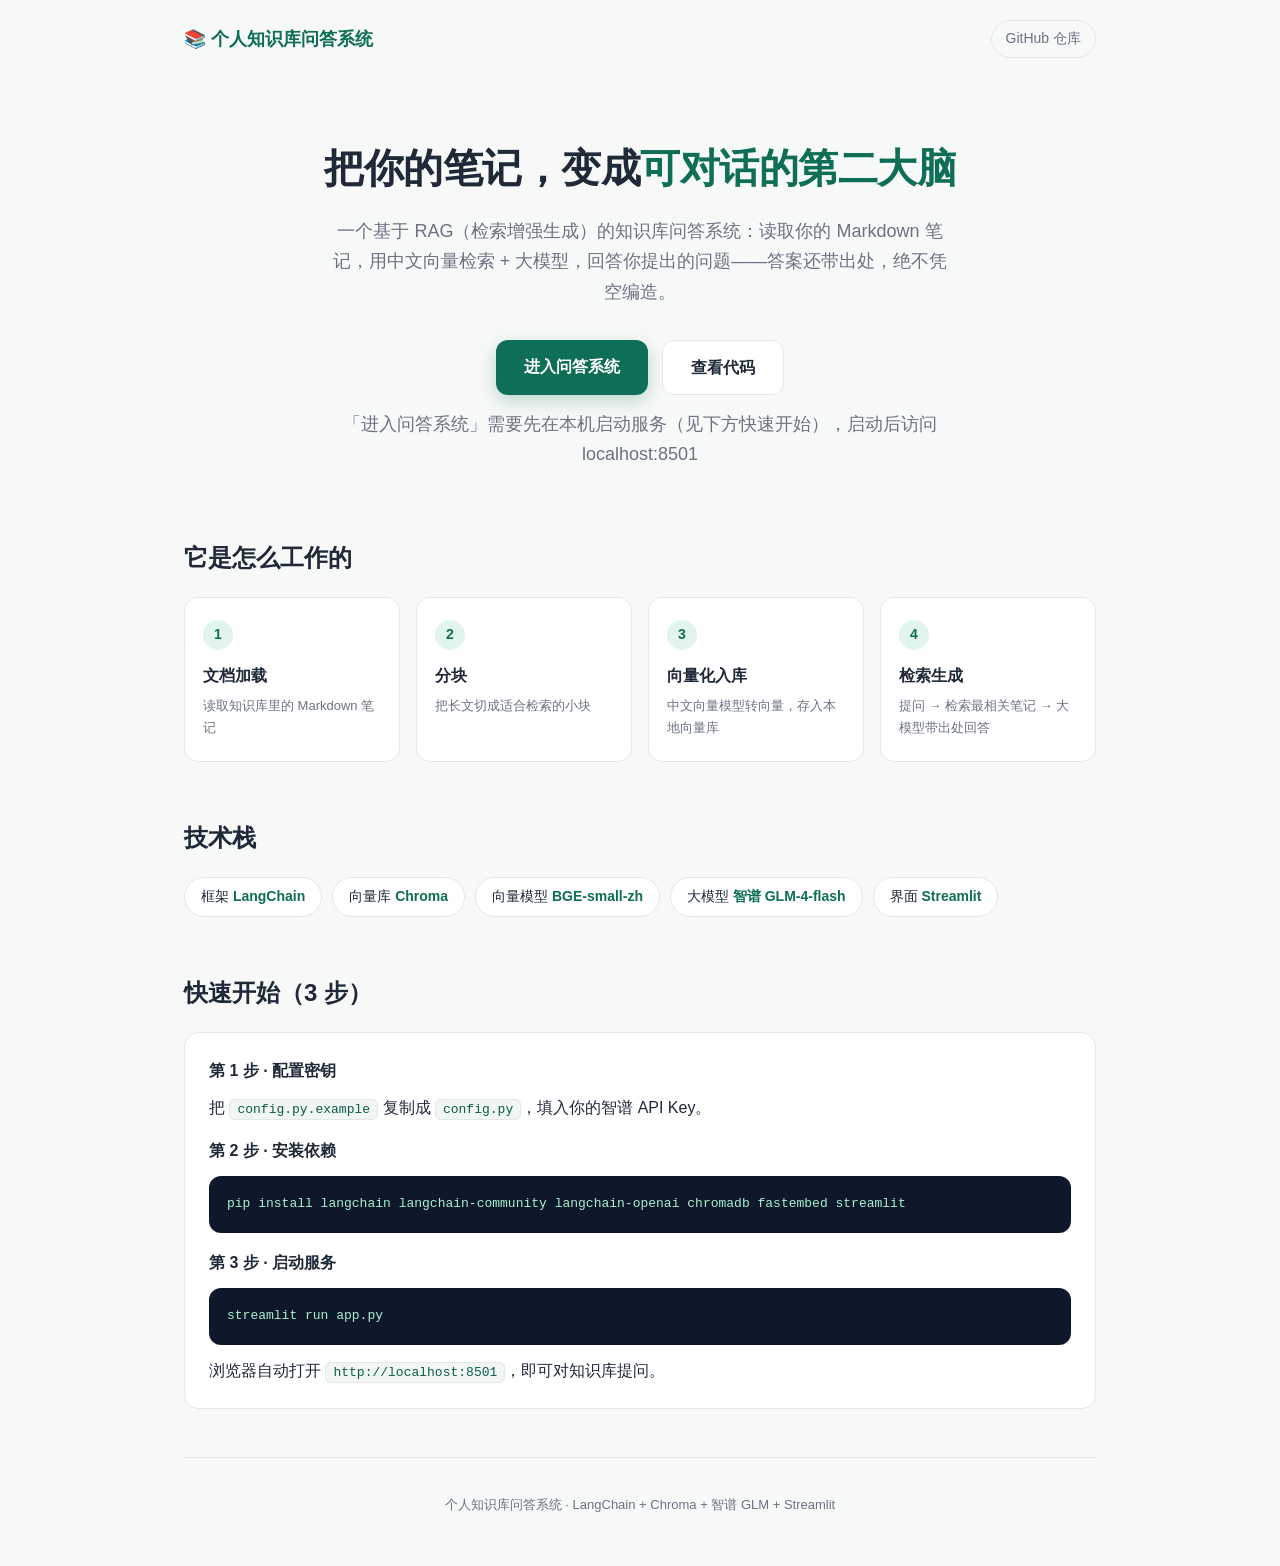
<file: index.html>
<!DOCTYPE html>
<html lang="zh-CN">
<head>
<meta charset="UTF-8">
<meta name="viewport" content="width=device-width, initial-scale=1.0">
<title>个人知识库问答系统 · RAG</title>
<style>
  :root {
    --bg: #f7f9f8;
    --card: #ffffff;
    --ink: #1f2937;
    --muted: #6b7280;
    --line: #e5e7eb;
    --teal: #0f6e56;
    --teal-soft: #e1f5ee;
    --amber: #b45309;
    --amber-soft: #fef3c7;
  }
  * { box-sizing: border-box; margin: 0; padding: 0; }
  body {
    font-family: -apple-system, BlinkMacSystemFont, "Segoe UI", "PingFang SC", "Microsoft YaHei", sans-serif;
    background: var(--bg);
    color: var(--ink);
    line-height: 1.7;
  }
  .wrap { max-width: 960px; margin: 0 auto; padding: 0 24px; }
  header {
    display: flex; justify-content: space-between; align-items: center;
    padding: 20px 0; flex-wrap: wrap; gap: 12px;
  }
  .logo { font-size: 18px; font-weight: 600; color: var(--teal); }
  .gh-link {
    text-decoration: none; font-size: 14px; color: var(--muted);
    border: 1px solid var(--line); padding: 6px 14px; border-radius: 999px;
  }
  .gh-link:hover { color: var(--teal); border-color: var(--teal); }
  .hero { padding: 56px 0 40px; text-align: center; }
  .hero h1 { font-size: 40px; font-weight: 700; letter-spacing: -0.5px; }
  .hero h1 .accent { color: var(--teal); }
  .hero p { font-size: 18px; color: var(--muted); margin-top: 14px; max-width: 620px; margin-left: auto; margin-right: auto; }
  .cta { margin-top: 32px; display: flex; gap: 14px; justify-content: center; flex-wrap: wrap; }
  .btn {
    display: inline-block; text-decoration: none; font-size: 16px; font-weight: 600;
    padding: 13px 28px; border-radius: 12px; transition: transform .12s, box-shadow .12s;
  }
  .btn:hover { transform: translateY(-2px); }
  .btn-primary { background: var(--teal); color: #fff; box-shadow: 0 6px 18px rgba(15,110,86,.25); }
  .btn-ghost { background: var(--card); color: var(--ink); border: 1px solid var(--line); }
  .note { font-size: 13px; color: var(--muted); margin-top: 14px; }
  section { padding: 28px 0; }
  h2 { font-size: 24px; font-weight: 700; margin-bottom: 18px; }
  .steps { display: grid; grid-template-columns: repeat(4, 1fr); gap: 16px; }
  .step {
    background: var(--card); border: 1px solid var(--line); border-radius: 14px;
    padding: 22px 18px; position: relative;
  }
  .step .num {
    width: 30px; height: 30px; border-radius: 50%; background: var(--teal-soft);
    color: var(--teal); font-weight: 700; display: flex; align-items: center; justify-content: center;
    margin-bottom: 12px; font-size: 14px;
  }
  .step h3 { font-size: 16px; margin-bottom: 6px; }
  .step p { font-size: 13px; color: var(--muted); }
  .badges { display: flex; flex-wrap: wrap; gap: 10px; }
  .badge {
    background: var(--card); border: 1px solid var(--line); border-radius: 999px;
    padding: 7px 16px; font-size: 14px; color: var(--ink);
  }
  .badge b { color: var(--teal); font-weight: 600; }
  .card { background: var(--card); border: 1px solid var(--line); border-radius: 14px; padding: 24px; }
  .card h3 { font-size: 16px; margin-bottom: 10px; }
  .card ol { padding-left: 20px; font-size: 14px; }
  .card li { margin: 6px 0; }
  code {
    background: #f1f5f4; border: 1px solid #e2e8e6; border-radius: 6px;
    padding: 2px 7px; font-family: "SF Mono", Consolas, "Courier New", monospace; font-size: 13px; color: #0b5c48;
  }
  pre {
    background: #0f172a; color: #e2e8f0; border-radius: 12px; padding: 18px;
    overflow-x: auto; font-size: 13px; line-height: 1.6; margin: 12px 0;
  }
  pre code { background: none; border: none; color: #a7f3d0; font-size: 13px; padding: 0; }
  footer { padding: 36px 0 48px; text-align: center; font-size: 13px; color: var(--muted); border-top: 1px solid var(--line); margin-top: 20px; }
  @media (max-width: 720px) {
    .steps { grid-template-columns: repeat(2, 1fr); }
    .hero h1 { font-size: 30px; }
  }
</style>
</head>
<body>
<div class="wrap">

  <header>
    <div class="logo">📚 个人知识库问答系统</div>
    <a class="gh-link" href="https://github.com/Lw2670/knowledge-base-rag" target="_blank">GitHub 仓库</a>
  </header>

  <div class="hero">
    <h1>把你的笔记，变成<span class="accent">可对话的第二大脑</span></h1>
    <p>一个基于 RAG（检索增强生成）的知识库问答系统：读取你的 Markdown 笔记，用中文向量检索 + 大模型，回答你提出的问题——答案还带出处，绝不凭空编造。</p>
    <div class="cta">
      <a class="btn btn-primary" href="http://localhost:8501" target="_blank">进入问答系统</a>
      <a class="btn btn-ghost" href="https://github.com/Lw2670/knowledge-base-rag" target="_blank">查看代码</a>
    </div>
    <p class="note">「进入问答系统」需要先在本机启动服务（见下方快速开始），启动后访问 localhost:8501</p>
  </div>

  <section>
    <h2>它是怎么工作的</h2>
    <div class="steps">
      <div class="step">
        <div class="num">1</div>
        <h3>文档加载</h3>
        <p>读取知识库里的 Markdown 笔记</p>
      </div>
      <div class="step">
        <div class="num">2</div>
        <h3>分块</h3>
        <p>把长文切成适合检索的小块</p>
      </div>
      <div class="step">
        <div class="num">3</div>
        <h3>向量化入库</h3>
        <p>中文向量模型转向量，存入本地向量库</p>
      </div>
      <div class="step">
        <div class="num">4</div>
        <h3>检索生成</h3>
        <p>提问 → 检索最相关笔记 → 大模型带出处回答</p>
      </div>
    </div>
  </section>

  <section>
    <h2>技术栈</h2>
    <div class="badges">
      <span class="badge">框架 <b>LangChain</b></span>
      <span class="badge">向量库 <b>Chroma</b></span>
      <span class="badge">向量模型 <b>BGE-small-zh</b></span>
      <span class="badge">大模型 <b>智谱 GLM-4-flash</b></span>
      <span class="badge">界面 <b>Streamlit</b></span>
    </div>
  </section>

  <section>
    <h2>快速开始（3 步）</h2>
    <div class="card">
      <h3>第 1 步 · 配置密钥</h3>
      <p>把 <code>config.py.example</code> 复制成 <code>config.py</code>，填入你的智谱 API Key。</p>
      <h3 style="margin-top:16px;">第 2 步 · 安装依赖</h3>
      <pre><code>pip install langchain langchain-community langchain-openai chromadb fastembed streamlit</code></pre>
      <h3 style="margin-top:16px;">第 3 步 · 启动服务</h3>
      <pre><code>streamlit run app.py</code></pre>
      <p>浏览器自动打开 <code>http://localhost:8501</code>，即可对知识库提问。</p>
    </div>
  </section>

  <footer>
    个人知识库问答系统 · LangChain + Chroma + 智谱 GLM + Streamlit
  </footer>

</div>
</body>
</html>
</file>
